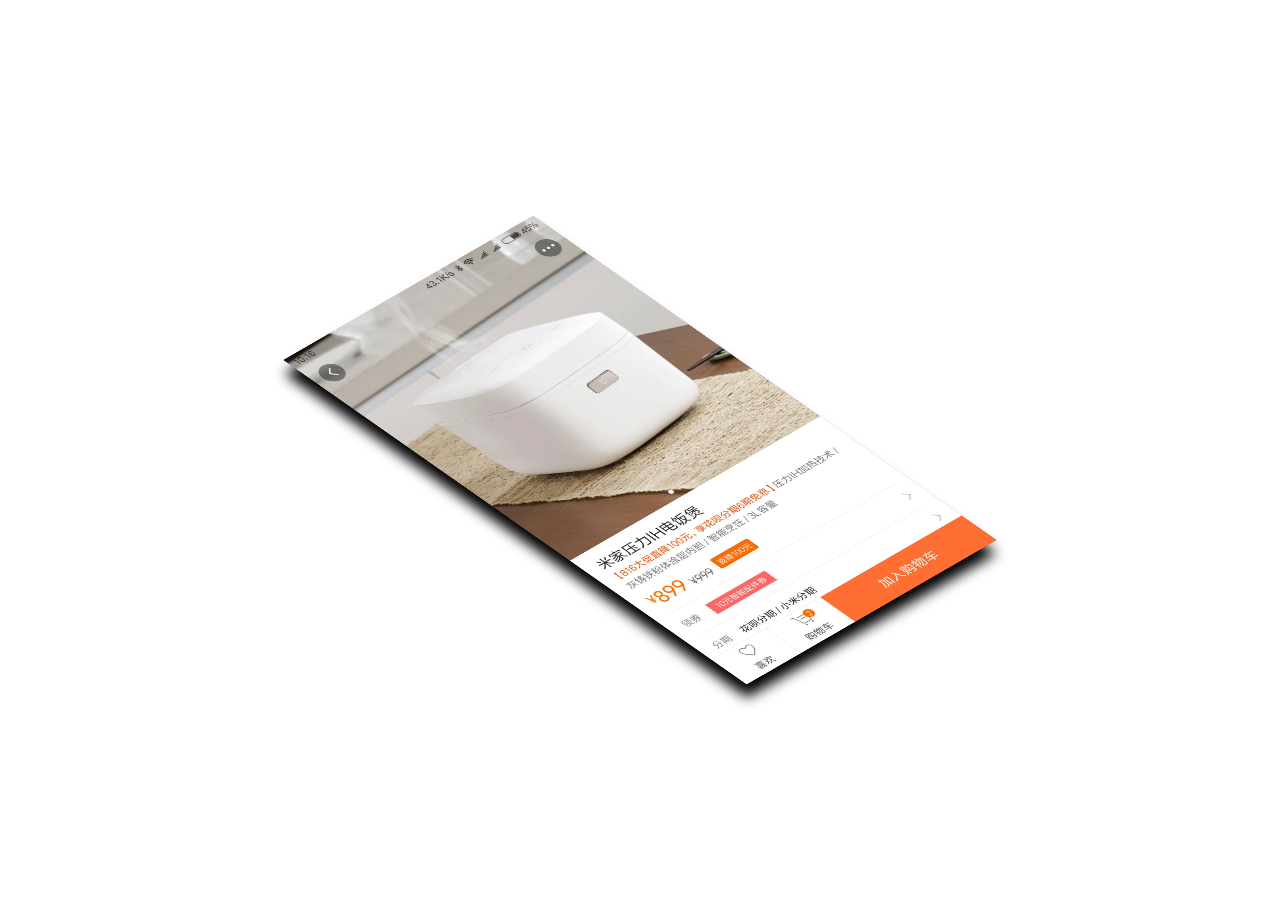
<file: 3D图片分层效果/index.html>
<!DOCTYPE html>
<html lang="en">
<head>
    <meta charset="UTF-8">
    <meta name="viewport" content="width=device-width, initial-scale=1.0">
    <meta http-equiv="X-UA-Compatible" content="ie=edge">
    <title>3D图片分层效果</title>
    <link rel="stylesheet" href="style.css">
</head>
<body>
    <div class="container">
        <img src="images/1.jpg" alt="">
        <img src="images/1.jpg" alt="">
        <img src="images/1.jpg" alt="">
        <img src="images/1.jpg" alt="">
    </div>
</body>
</html>
</file>
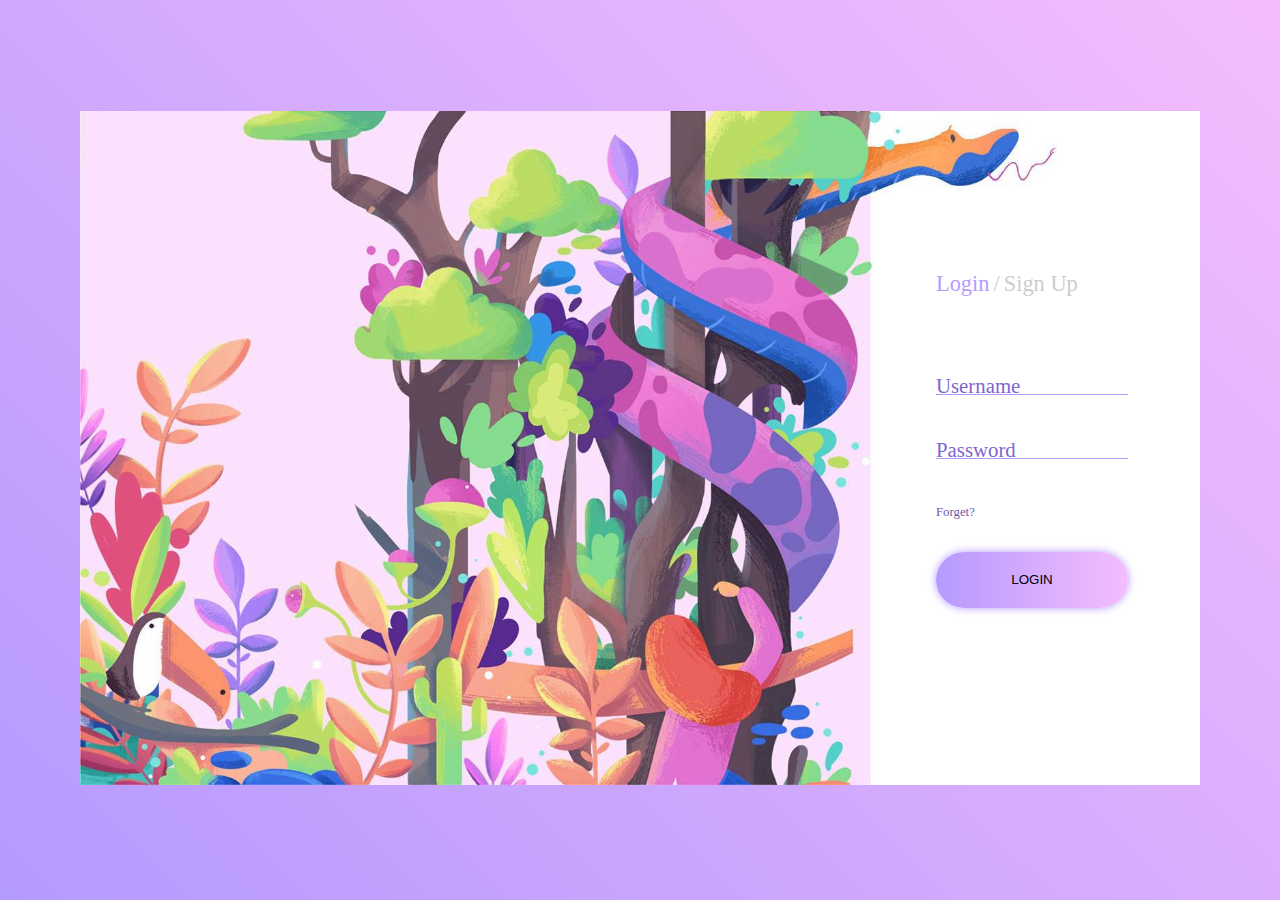
<file: 好看的登录注册页面/A/index.html>
<!DOCTYPE html>
<html lang="en">

<head>
    <meta charset="UTF-8">
    <meta name="viewport" content="width=device-width, initial-scale=1.0">
    <meta http-equiv="X-UA-Compatible" content="ie=edge">
    <title>登录/注册</title>
    <link rel="stylesheet" href="style.css">
    <script src="jquery.js"></script>
</head>

<body>
    <div class="container">
        <img src="images/bc.jpg" alt="">
        <div class="panel">
            <div class="content login">
                <div class="switch">
                    <span id='login' class="active">Login</span>
                    <span>/</span>
                    <span id='signup'>Sign Up</span>
                </div>
                <form action="">
                    <div id='email' class="input" placeholder='Email'><input type="text"></div>
                    <div class="input" placeholder='Username'><input type="text"></div>
                    <div class="input" placeholder='Password'><input type="text"></div>
                    <div id='repeat' class="input" placeholder='Repeat'><input type="text"></div>
                    <span>Forget?</span>
                    <button>LOGIN</button>
                </form>
            </div>
        </div>
    </div>
</body>
<script>
    $('#login').click(function () {
        $('.switch span').removeClass('active');
        $(this).addClass('active');

        $(this).parents('.content').removeClass('signup');
        $(this).parents('.content').addClass('login');

        $('form button').text('LOGIN');
    })

    $('#signup').click(function () {
        $('.switch span').removeClass('active');
        $(this).addClass('active');

        $(this).parents('.content').removeClass('login');
        $(this).parents('.content').addClass('active');

        $('form button').text('SIGN UP');
    })

    $('.input input').on('focus', function () {
        $(this).parents().addClass('focus');
    })

    $('.input input').on('blur', function () {
        if ($(this).val() === '')
            $(this).parents().removeClass('focus');
    })
</script>

</html>
</file>
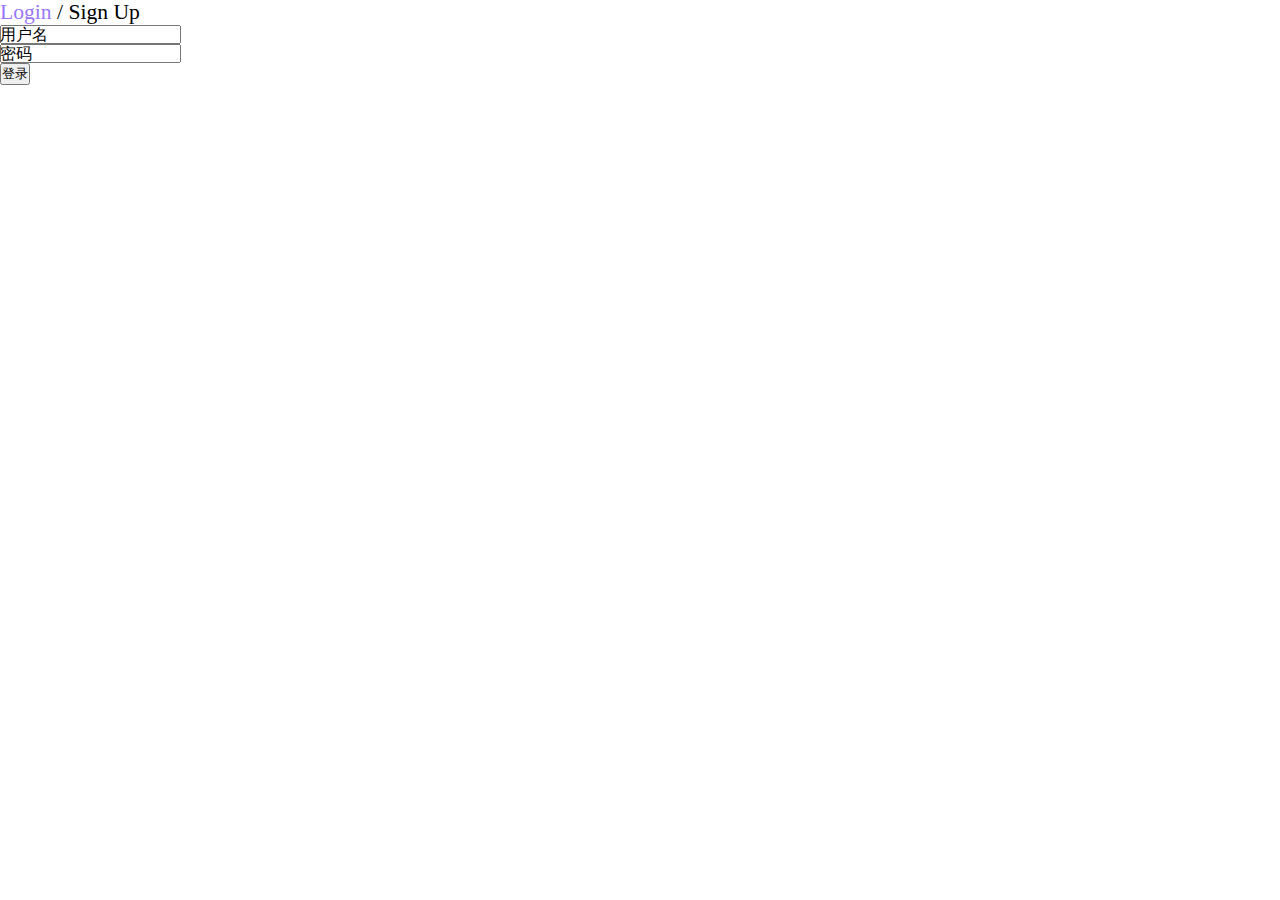
<file: 好看的登录注册页面/B/index.html>
<!DOCTYPE html>
<html lang="en">

<head>
    <meta charset="UTF-8">
    <meta name="viewport" content="width=device-width, initial-scale=1.0">
    <meta http-equiv="X-UA-Compatible" content="ie=edge">
    <title>Document</title>
    <link rel="stylesheet" href="style.css">
</head>

<body>
    <div class="container">
        <div class="panel">
            <div class="content">
                <div class="switch">
                    <span class="login active">Login</span>
                    <span>/</span>
                    <span class="signup">Sign Up</span>
                </div>
                <form action="">
                    <div class="input" placeholder='用户名'><input type="text"></div>
                    <div class="input hide" id="email" placeholder='邮箱'><input type="text"></div>
                    <div class="input" placeholder='密码'><input type="text"></div>
                    <div class="input hide" id="repeat" placeholder='重复'><input type="text"></div>
                </form>

                <button>登录</button>
            </div>
        </div>
    </div>
</body>
<script src="jquery.js"></script>
<script>
    $('.login').on('click',function(){
        $('.switch span').removeClass('active');
        $(this).addClass('active');
        $('#email,#repeat').addClass('hide');
    })
    $('.signup').on('click',function(){
        $('.switch span').removeClass('active');
        $(this).addClass('active');
        $('#email,#repeat').removeClass('hide');
    })
</script>
</html>
</file>
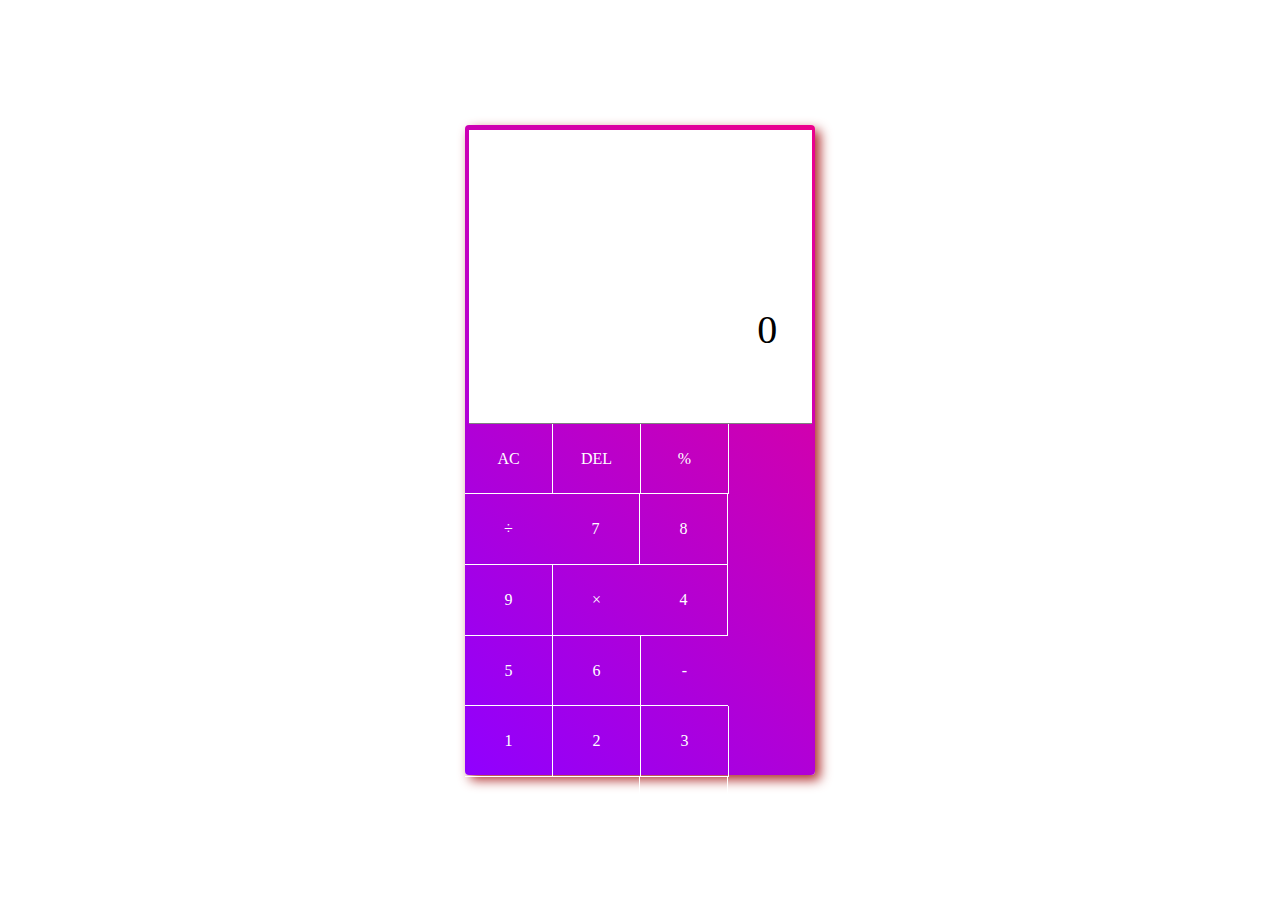
<file: 计算器.html>
<!DOCTYPE html>
<html lang="en">

<head>
    <meta charset="UTF-8">
    <meta name="viewport" content="width=device-width, initial-scale=1.0">
    <meta http-equiv="X-UA-Compatible" content="ie=edge">
    <title>计算器</title>
    <style>
        body {
            margin: 0;
            padding: 0;
        }

        #container {
            /* position: relative; */
            /* display: flex;
            justify-content: center; */
            /* width: 100%;
            height: 100%; */
            /* position:absolute; */
            /* top: 50%;
            left: 50%; */
            /* margin: 50vh auto 0; */
            /* transform: translate(-50%,-50%);
             */
            display: flex;
            min-height: 100vh;
            margin: 0;
        }

        #calculatorBody {
            width: 350px;
            height: 650px;
            /* background: chocolate; */
            background-image: -webkit-linear-gradient(45deg, #9000ff, #Ec008c);
            box-shadow: 5px 5px 12px rgb(175, 47, 45);
            border-radius: 4px;
            margin: auto;
            /* transform: translate(-50%,-50%); */
        }

        #screen {
            width: 98%;
            height: 45%;
            border-bottom: 1px solid gray;
            /* border-radius: 4px; */
            background: white;
            margin: 0 auto;
            margin-top: 5px;
        }

        .btn {
            margin: 0;
            width: 87px;
            height: 69.7px;
            float: left;
            text-align: center;
            line-height: 70.5px;
            color: white;
            cursor: pointer;
            border-bottom: white 0.5px solid;
            border-right: white 0.5px solid;
        }

        .btn:nth-child(4n) {
            border-right: none;
        }

        .btn:nth-child(n+17) {
            border-bottom: none;
        }

        .btn:hover {
            background: rgba(100, 148, 237, 0.384);
        }

        #resultScreen {
            font-size: 40px;
            width: 90%;
            text-align: right;
            position: relative;
            top: 60%;
        }

        #inputScreen {
            font-size: 30px;
            width: 90%;
            text-align: right;
            position: relative;
            top: 60%;
        }
    </style>
</head>

<body>
    <div id="container">
        <div id="calculatorBody">
            <div id="screen">
                <div id="inputScreen"></div>
                <div id="resultScreen">0</div>
            </div>
            <div id="btns">
                <div class="btn">AC</div>
                <div class="btn">DEL</div>
                <div class="btn">%</div>
                <div class="btn">÷</div>
                <div class="btn">7</div>
                <div class="btn">8</div>
                <div class="btn">9</div>
                <div class="btn">×</div>
                <div class="btn">4</div>
                <div class="btn">5</div>
                <div class="btn">6</div>
                <div class="btn">-</div>
                <div class="btn">1</div>
                <div class="btn">2</div>
                <div class="btn">3</div>
                <div class="btn">+</div>
                <div class="btn">ANS</div>
                <div class="btn">0</div>
                <div class="btn">.</div>
                <div class="btn">=</div>
            </div>
        </div>

    </div>

    <script>
        var calString = "";//初始待计算的字符串
        var result = 0;//计算结果
        var ANS;
        var allBtn = document.getElementsByClassName("btn");
        console.log("TCL: allBtn.length", allBtn.length);
        allBtn[0].addEventListener("click", function () {
            calString = "";
            document.getElementById("resultScreen").innerHTML="0";
        });
        allBtn[1].addEventListener("click", function () {
            if (calString.length > 0) {
                calString = calString.slice(0, -1);//删除最后一个字符
            }
        });
        allBtn[2].addEventListener("click", function () { calString += '%'; });
        allBtn[3].addEventListener("click", function () { calString += '÷'; });
        allBtn[4].addEventListener("click", function () { calString += '7'; });
        allBtn[5].addEventListener("click", function () { calString += '8'; });
        allBtn[6].addEventListener("click", function () { calString += '9'; });
        allBtn[7].addEventListener("click", function () { calString += '×'; });
        allBtn[8].addEventListener("click", function () { calString += '4'; });
        allBtn[9].addEventListener("click", function () { calString += '5'; });
        allBtn[10].addEventListener("click", function () { calString += '6'; });
        allBtn[11].addEventListener("click", function () { calString += '-'; });
        allBtn[12].addEventListener("click", function () { calString += '1'; });
        allBtn[13].addEventListener("click", function () { calString += '2'; });
        allBtn[14].addEventListener("click", function () { calString += '3'; });
        allBtn[15].addEventListener("click", function () { calString += '+'; });
        allBtn[16].addEventListener("click", function () { calString += 'ANS'; });
        allBtn[17].addEventListener("click", function () { calString += '0'; });
        allBtn[18].addEventListener("click", function () { calString += '.'; });
        allBtn[19].addEventListener("click", function () {
            //计算结果
            //var computeSign = [];
            //var computeNumber = [];
            var backupCalString = calString;
            for (var i = 0; i < calString.length; i++) {//先处理乘除
                if (calString[i] == '×' || calString[i] == '÷') {
                    var a = getFirstNum(i);
                    var b = getSecondNum(i);
                    var tempRes;
                    if (calString[i] == '×')
                        tempRes = Number(a[0]) * Number(b[0]);
                    else
                        tempRes = Number(a[0]) / Number(b[0]);

                    //将计算结果替换calString中的对应部分
                    var tempStr1 = "", tempStr2 = "";
                    if (a[1] > 0)
                        tempStr1 = calString.slice(0, a[1])
                    if (b[1] < calString.length - 1)
                        tempStr2 = calString.slice(b[1] + 1, calString.length);
                    calString = tempStr1 + tempRes + tempStr2;
                    console.log("TCL: tempStr2", tempStr2)
                    console.log("TCL: tempRes", tempRes)
                    console.log("TCL: tempStr1", tempStr1)
                    i = 0;
                }
            }

            for (var i = 0; i < calString.length; i++) {//再处理加减
                if (calString[i] == '+' || calString[i] == '-') {
                    var a = getFirstNum(i);
                    var b = getSecondNum(i);
                    var tempRes = 0;
                    if (calString[i] == '+')
                        tempRes = Number(a[0]) + Number(b[0]);
                    else
                        tempRes = Number(a[0]) - Number(b[0]);

                    //将计算结果替换calString中的对应部分
                    var tempStr1 = "", tempStr2 = "";
                    if (a[1] > 0)
                        tempStr1 = calString.slice(0, a[1])
                    if (b[1] < calString.length - 1)
                        tempStr2 = calString.slice(b[1] + 1, calString.length);
                    calString = tempStr1 + tempRes + tempStr2;
                    console.log("TCL: tempStr2", tempStr2)
                    console.log("TCL: +tempRes", tempRes)
                    console.log("TCL: tempStr1", tempStr1)
                    i = 0;
                }
            }

            document.getElementById("resultScreen").innerHTML = calString;//刷新显示
            
            calString = backupCalString;
            document.getElementById("inputScreen").innerHTML = backupCalString;//刷新显示
        });

        //获取算式a+b中的a
        function getFirstNum(i) {
            i--;
            var result = Number(calString[i]);
            var k = 10;
            while (i > 0) {
                var preNumber = calString[i - 1];
                if (Number(preNumber) >= 0 && Number(preNumber) <= 9) {//若i的前一个字符是数字,则
                    result += Number(preNumber) * k;
                    k *= 10;
                    i--;
                } else {
                    break;//不是数字则break
                }
            }
            console.log("TCL: getFirstNum -> result", result)
            return [result, i];

        }

        //获取算式a+b中的b
        function getSecondNum(i) {
            i++;
            var result = calString[i];
            var k = 10;
            while (i < calString.length - 1) {
                var nexNumber = calString[i + 1];
                if (Number(nexNumber) >= 0 && Number(nexNumber) <= 9) {//若i的前一个字符是数字,则
                    result = Number(result * k) + Number(nexNumber);
                    //k *= 10;
                    i++;
                } else {
                    break;//不是数字则break
                }
            }
            console.log("TCL: getSecondNum -> result", result)
            return [result, i];
        }




        for (var i = 0; i < allBtn.length; i++) {
            allBtn[i].addEventListener("click", function () {
                document.getElementById("inputScreen").innerHTML = calString;
            })
        }


    </script>
</body>

</html>
</file>
<file: 3D图片分层效果/style.css>
body {
    margin: 0;
    padding: 0;
    display: flex;
    justify-content: center;
    align-items: center;
    min-height: 100vh;
}

.container {
    width: 360px;
    height: 640px;
    background: black;
    transform:rotate(-30deg) skew(25deg) scale(0.8);
    box-shadow: -15px 15px 15px black;
}

.container img {
    position: absolute;
    width: 100%;
    transition: 0.5s;
}

.container:hover img:nth-child(4) {
    transform: translate(160px,-160px);
    opacity: 1;
}
.container:hover img:nth-child(3) {
    transform: translate(120px,-120px);
    opacity: 0.8;
}
.container:hover img:nth-child(2) {
    transform: translate(80px,-80px);
    opacity: 0.6;
}
.container:hover img:nth-child(1) {
    transform: translate(40px,-40px);
    opacity: 0.4;
}
</file>
<file: 好看的登录注册页面/A/style.css>
/*配色方案:
    背景: rgb(224, 207, 254), rgb(255, 239, 255)
    按钮: rgb(181, 154, 254), rgb(245, 189, 253)
*/

*{
    margin: 0;
    padding: 0;
}

body {
    height: 100vh;
    display: flex;
    justify-content: center;
    align-items: center;
    background: linear-gradient(45deg,rgb(181, 154, 254), rgb(245, 189, 253)) fixed;
}

.container {
    position: relative;
    width: 70rem;
}

.container img{
    width: 70rem;
}

.switch span {
    color:#ccc;
    font-size: 1.4rem;
    cursor: pointer;
}

.switch span.active {
    color: rgb(181, 154, 254);
}

.panel {
    width: 30%;
    margin: 10rem 0 0;
    position: absolute;
    right: 0;
    top: 0;

    display: flex;
    justify-content: center;
}

form {
    width: 12rem;
    margin: 3rem 0 0;
}

form .input {
    position: relative;
    opacity: 1;
    height: 2rem;
    width: 100%;
    margin: 2rem 0;
    transition: .4s;
}

.input input {
    border: none;
    outline: none;
    width: 100%;
    border-bottom: .1rem solid rgb(181, 154, 254);
}

.input::after {
    content: attr(placeholder);
    position: absolute;
    left: 0;
    top: -10%;
    font-size: 1.3rem;
    color: rgb(129, 101, 207);
    transition: .3s;
    pointer-events: none;
}


.input.focus::after {
    top: -50%;
    font-size: .9rem;
    /* transition: 0.3s; */
}

.login .input#email,
.login .input#repeat {
    /* display: none; */
    margin: 0;
    height: 0;
    opacity: 0;
}

form span {
    display: block;
    color: rgb(110,89,167);
    font-size: 0.8rem;
    cursor: pointer;
}

form button {
    border: none;
    outline: none;
    margin: 2rem 0 0;
    width: 100%;
    height: 3.5rem;
    border-radius: 3rem;
    background: linear-gradient(90deg,rgb(181, 154, 254), rgb(245, 189, 253));
    box-shadow: 0 0 8px rgb(181, 154, 254);
    cursor: pointer;
}
</file>
<file: 好看的登录注册页面/B/style.css>
/*配色方案:
    背景: rgb(224, 207, 254), rgb(255, 239, 255)
    按钮: rgb(181, 154, 254), rgb(245, 189, 253)
*/
* {
    margin: 0;
    padding: 0;
}

.switch {
    font-size: 1.35rem;
}

.login,.signup {
    cursor: pointer;
    transition: .4s;
}

.active {
    color: rgb(153, 119, 247);
}

.hide {
    height: 0;
    opacity: 0;
}

.input::before {
    content: attr(placeholder);
    position: absolute;
    pointer-events: none;
}

.input input {
    transition: .4s;
}
</file>
